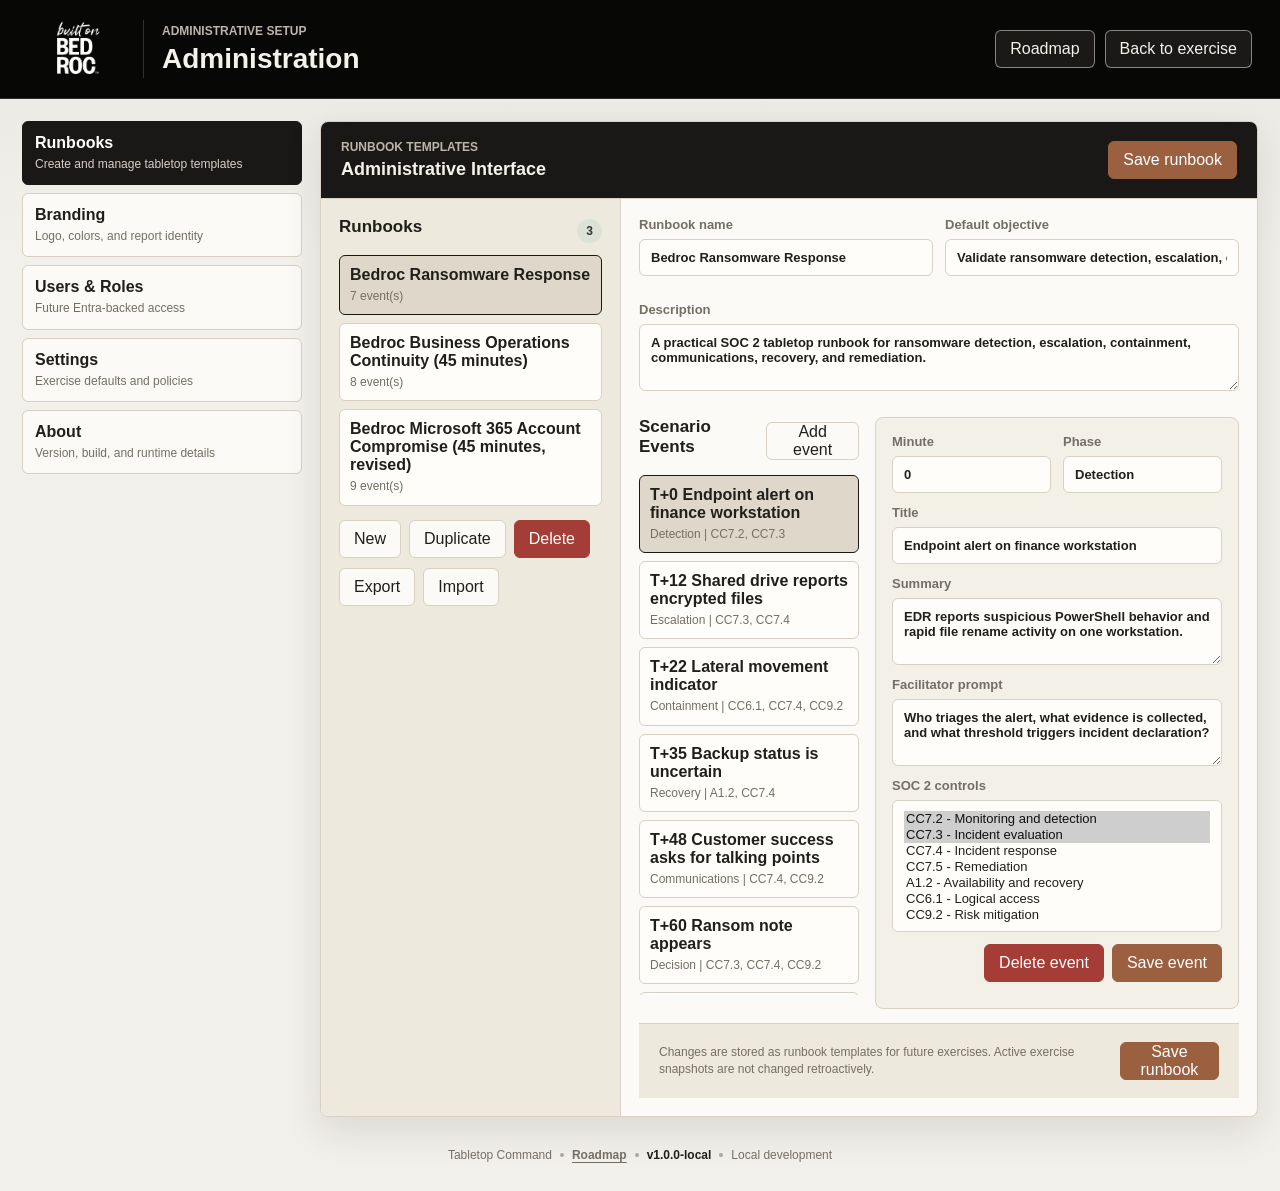
<file: outputs/admin.html>
<!doctype html>
<html lang="en">
  <head>
    <meta charset="utf-8" />
    <meta name="viewport" content="width=device-width, initial-scale=1" />
    <title>Administration | Tabletop Command</title>
    <link rel="icon" type="image/png" href="assets/bedroc-logo-grey2.png" />
    <link rel="stylesheet" href="styles.css" />
  </head>
  <body>
    <header class="app-header">
      <div class="brand-lockup">
        <img src="assets/built-on-white.png" alt="Bedroc" />
        <div>
          <p class="eyebrow">Administrative setup</p>
          <h1>Administration</h1>
        </div>
      </div>
      <div class="header-actions">
        <a href="roadmap.html" class="ghost header-link">Roadmap</a>
        <a href="index.html" class="ghost header-link">Back to exercise</a>
      </div>
    </header>

    <main class="admin-console">
      <aside class="admin-nav" aria-label="Admin sections">
        <button class="admin-nav-item active" data-admin-section="runbooks" type="button">
          <strong>Runbooks</strong>
          <span>Create and manage tabletop templates</span>
        </button>
        <button class="admin-nav-item" data-admin-section="branding" type="button">
          <strong>Branding</strong>
          <span>Logo, colors, and report identity</span>
        </button>
        <button class="admin-nav-item" data-admin-section="users" type="button">
          <strong>Users & Roles</strong>
          <span>Future Entra-backed access</span>
        </button>
        <button class="admin-nav-item" data-admin-section="settings" type="button">
          <strong>Settings</strong>
          <span>Exercise defaults and policies</span>
        </button>
        <button class="admin-nav-item" data-admin-section="about" type="button">
          <strong>About</strong>
          <span>Version, build, and runtime details</span>
        </button>
      </aside>

      <section class="admin-page-shell admin-section active" id="admin-section-runbooks" aria-labelledby="runbookAdminTitle">
        <header class="admin-page-header">
          <div>
            <p class="eyebrow">Runbook templates</p>
            <h2 id="runbookAdminTitle">Administrative Interface</h2>
          </div>
          <button id="saveRunbookTop" class="primary" type="button">Save runbook</button>
        </header>

        <div class="admin-layout">
          <aside class="admin-sidebar">
            <div class="panel-heading">
              <h3>Runbooks</h3>
              <span id="runbookCount" class="count">0</span>
            </div>
            <div id="adminRunbookList" class="admin-list"></div>
            <div class="admin-actions">
              <button id="newRunbook">New</button>
              <button id="duplicateRunbook">Duplicate</button>
              <button id="deleteRunbook" class="danger-button">Delete</button>
            </div>
            <div class="admin-actions">
              <button id="exportRunbook">Export</button>
              <button id="importRunbook">Import</button>
              <input id="importRunbookFile" class="file-input" type="file" accept="application/json,.json" />
            </div>
          </aside>

          <section class="admin-editor">
            <div class="form-grid two-column">
              <label>
                Runbook name
                <input id="adminRunbookName" type="text" />
              </label>
              <label>
                Default objective
                <input id="adminRunbookObjective" type="text" />
              </label>
            </div>
            <label>
              Description
              <textarea id="adminRunbookDescription" rows="3"></textarea>
            </label>

            <div class="event-editor-shell">
              <div>
                <div class="panel-heading">
                  <h3>Scenario Events</h3>
                  <button id="addRunbookEvent">Add event</button>
                </div>
                <div id="adminEventList" class="admin-list event-list"></div>
              </div>

              <form id="adminEventForm" class="event-form">
                <div class="form-grid two-column">
                  <label>
                    Minute
                    <input id="adminEventMinute" type="number" min="0" step="1" />
                  </label>
                  <label>
                    Phase
                    <input id="adminEventPhase" type="text" />
                  </label>
                </div>
                <label>
                  Title
                  <input id="adminEventTitle" type="text" />
                </label>
                <label>
                  Summary
                  <textarea id="adminEventSummary" rows="3"></textarea>
                </label>
                <label>
                  Facilitator prompt
                  <textarea id="adminEventPrompt" rows="3"></textarea>
                </label>
                <label>
                  SOC 2 controls
                  <select id="adminEventControls" multiple></select>
                </label>
                <div class="admin-actions right">
                  <button id="deleteRunbookEvent" class="danger-button" type="button">Delete event</button>
                  <button class="primary" type="submit">Save event</button>
                </div>
              </form>
            </div>

            <div class="admin-page-footer">
              <p id="runbookAdminNotice" class="helper-text"></p>
              <button id="saveRunbook" class="primary" type="button">Save runbook</button>
            </div>
          </section>
        </div>
      </section>

      <section class="admin-page-shell admin-section" id="admin-section-branding" hidden>
        <header class="admin-page-header">
          <div>
            <p class="eyebrow">Brand identity</p>
            <h2>Branding</h2>
          </div>
          <button id="saveBrandingSettingsTop" class="primary" type="button">Save branding</button>
        </header>
        <div class="admin-settings-panel">
          <div class="form-grid two-column">
            <label>
              Organization name
              <input id="organizationName" type="text" />
            </label>
            <label>
              Color palette
              <select id="colorPalette"></select>
            </label>
            <label>
              App header logo
              <input id="appLogoUpload" type="file" accept="image/png,image/jpeg,image/webp" />
            </label>
            <label>
              Report and timeline logo
              <input id="documentLogoUpload" type="file" accept="image/png,image/jpeg,image/webp" />
            </label>
            <label>
              Browser favicon
              <input id="faviconUpload" type="file" accept="image/png,image/jpeg,image/webp,image/x-icon,.ico" />
            </label>
          </div>
          <div id="palettePreview" class="palette-preview" aria-label="Selected color palette preview"></div>
          <div id="customPaletteFields" class="custom-palette-fields" hidden>
            <label>
              Page background
              <input id="customBg" type="color" />
            </label>
            <label>
              Surface
              <input id="customSurface" type="color" />
            </label>
            <label>
              Header
              <input id="customHeader" type="color" />
            </label>
            <label>
              Body text
              <input id="customText" type="color" />
            </label>
            <label>
              Primary action
              <input id="customPrimary" type="color" />
            </label>
            <label>
              Accent
              <input id="customAccent" type="color" />
            </label>
          </div>
          <div class="logo-preview-row">
            <div class="logo-preview-box">
              <img id="appLogoPreview" src="assets/built-on-white.png" alt="App header logo preview" />
            </div>
            <div>
              <h3>App header logo</h3>
              <p class="helper-text">Used in the splash page, sign-in screen, app header, and admin header.</p>
              <div class="admin-actions">
                <button id="resetAppLogo" type="button">Use default app logo</button>
              </div>
            </div>
          </div>
          <div class="logo-preview-row">
            <div class="logo-preview-box">
              <img id="documentLogoPreview" src="assets/bedroc-logo-grey.png" alt="Report and timeline logo preview" />
            </div>
            <div>
              <h3>Report and timeline logo</h3>
              <p class="helper-text">Used in generated reports and timeline PDFs.</p>
              <div class="admin-actions">
                <button id="resetDocumentLogo" type="button">Use default document logo</button>
              </div>
            </div>
          </div>
          <div class="logo-preview-row">
            <div class="logo-preview-box favicon-preview-box">
              <img id="faviconPreview" src="assets/bedroc-logo-grey2.png" alt="Browser favicon preview" />
            </div>
            <div>
              <h3>Browser favicon</h3>
              <p class="helper-text">Used in browser tabs and bookmarks for the exercise and admin pages.</p>
              <div class="admin-actions">
                <button id="resetFavicon" type="button">Use default favicon</button>
              </div>
            </div>
          </div>
          <div class="admin-page-footer inline-footer">
            <p id="brandingSettingsNotice" class="helper-text"></p>
            <button id="saveBrandingSettings" class="primary" type="button">Save branding</button>
          </div>
        </div>
      </section>

      <section class="admin-page-shell admin-section" id="admin-section-users" hidden>
        <header class="admin-page-header">
          <div>
            <p class="eyebrow">Access control</p>
            <h2>Users & Roles</h2>
          </div>
        </header>
        <div class="admin-placeholder">
          <h3>Entra role management</h3>
          <p>User and role management should be backed by Microsoft Entra ID or server-side authorization when this moves beyond a static MVP.</p>
          <ul>
            <li>Admin</li>
            <li>Facilitator</li>
            <li>Viewer/Auditor</li>
          </ul>
        </div>
      </section>

      <section class="admin-page-shell admin-section" id="admin-section-settings" hidden>
        <header class="admin-page-header">
          <div>
            <p class="eyebrow">Application defaults</p>
            <h2>Settings</h2>
          </div>
          <button id="saveExerciseSettingsTop" class="primary" type="button">Save settings</button>
        </header>
        <div class="admin-settings-panel">
          <label class="checkbox-row">
            <input id="requireEvidenceBeforeCompletion" type="checkbox" />
            <span>
              <strong>Require evidence before completion</strong>
              <small>Each scenario event must have at least one participant-entered evidence entry before the exercise can be completed.</small>
            </span>
          </label>
          <div class="settings-card">
            <h3>Control coverage scoring</h3>
            <p class="helper-text">Set how much each activity contributes to the Control Coverage bars. Scores are capped at 100%.</p>
            <div class="form-grid two-column">
              <label>
                % per revealed scenario event
                <input id="coverageEventWeight" type="number" min="0" max="100" step="1" />
              </label>
              <label>
                % per evidence item
                <input id="coverageEvidenceWeight" type="number" min="0" max="100" step="1" />
              </label>
            </div>
          </div>
          <div class="admin-page-footer inline-footer">
            <p id="exerciseSettingsNotice" class="helper-text"></p>
            <button id="saveExerciseSettings" class="primary" type="button">Save settings</button>
          </div>
        </div>
      </section>

      <section class="admin-page-shell admin-section" id="admin-section-about" hidden>
        <header class="admin-page-header">
          <div>
            <p class="eyebrow">Application details</p>
            <h2>About Tabletop Command</h2>
          </div>
        </header>
        <div class="admin-settings-panel">
          <div class="about-grid">
            <div>
              <span>Version</span>
              <strong id="aboutVersion">v1.0.0-local</strong>
            </div>
            <div>
              <span>Build number</span>
              <strong id="aboutBuildNumber">local</strong>
            </div>
            <div>
              <span>Build date</span>
              <strong id="aboutBuildDate">Local development</strong>
            </div>
            <div>
              <span>Commit</span>
              <strong id="aboutCommit">local</strong>
            </div>
            <div>
              <span>Runtime</span>
              <strong id="aboutRuntime">Local file mode</strong>
            </div>
            <div>
              <span>Storage</span>
              <strong>Browser local storage</strong>
            </div>
          </div>
          <div class="admin-placeholder about-notes">
            <h3>Deployment</h3>
            <p>GitHub Actions generates build metadata during Azure Static Web Apps deployment. Local file mode uses the checked-in fallback build info.</p>
          </div>
        </div>
      </section>
    </main>

    <footer class="site-footer">
      <span>Tabletop Command</span>
      <span><a href="roadmap.html">Roadmap</a></span>
      <span id="footerBuildVersion">v1.0.0-local</span>
      <span id="footerBuildDate">Local development</span>
    </footer>

    <script src="build-info.js"></script>
    <script src="admin.js"></script>
  </body>
</html>
</file>
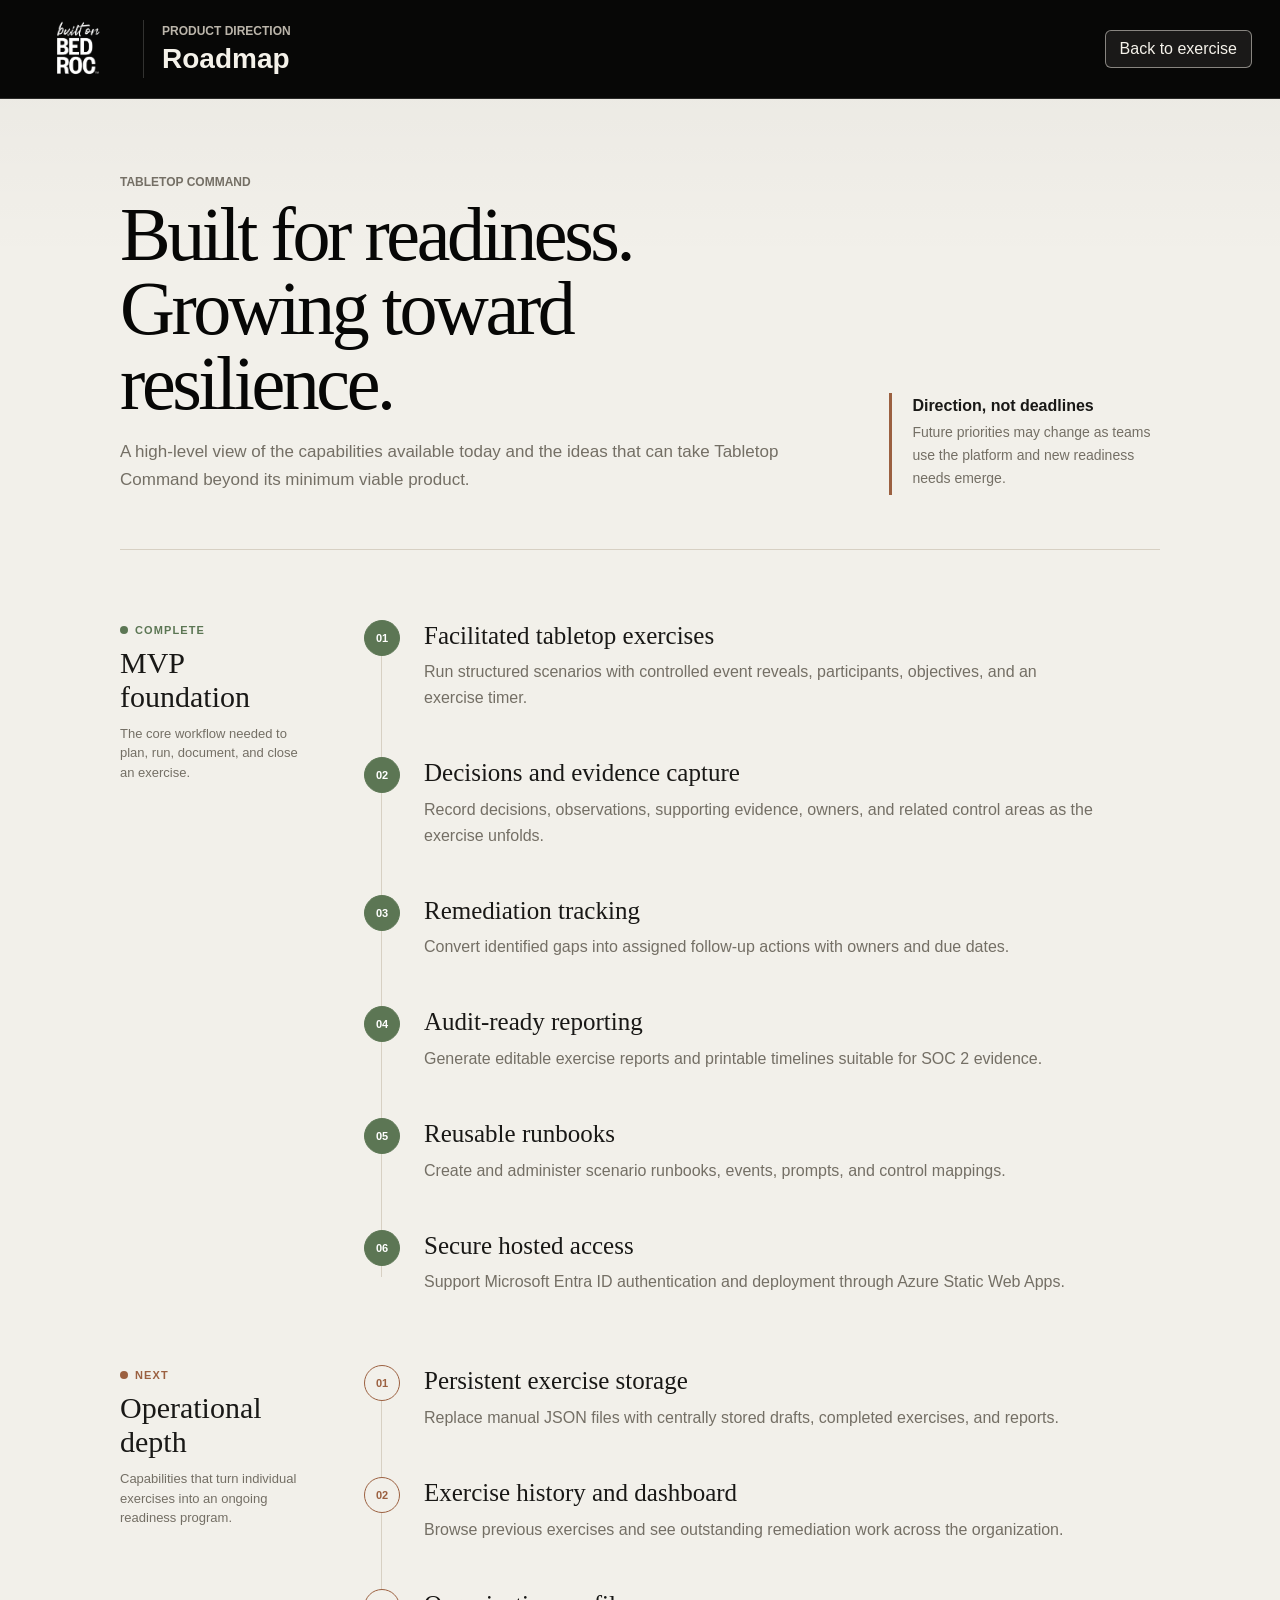
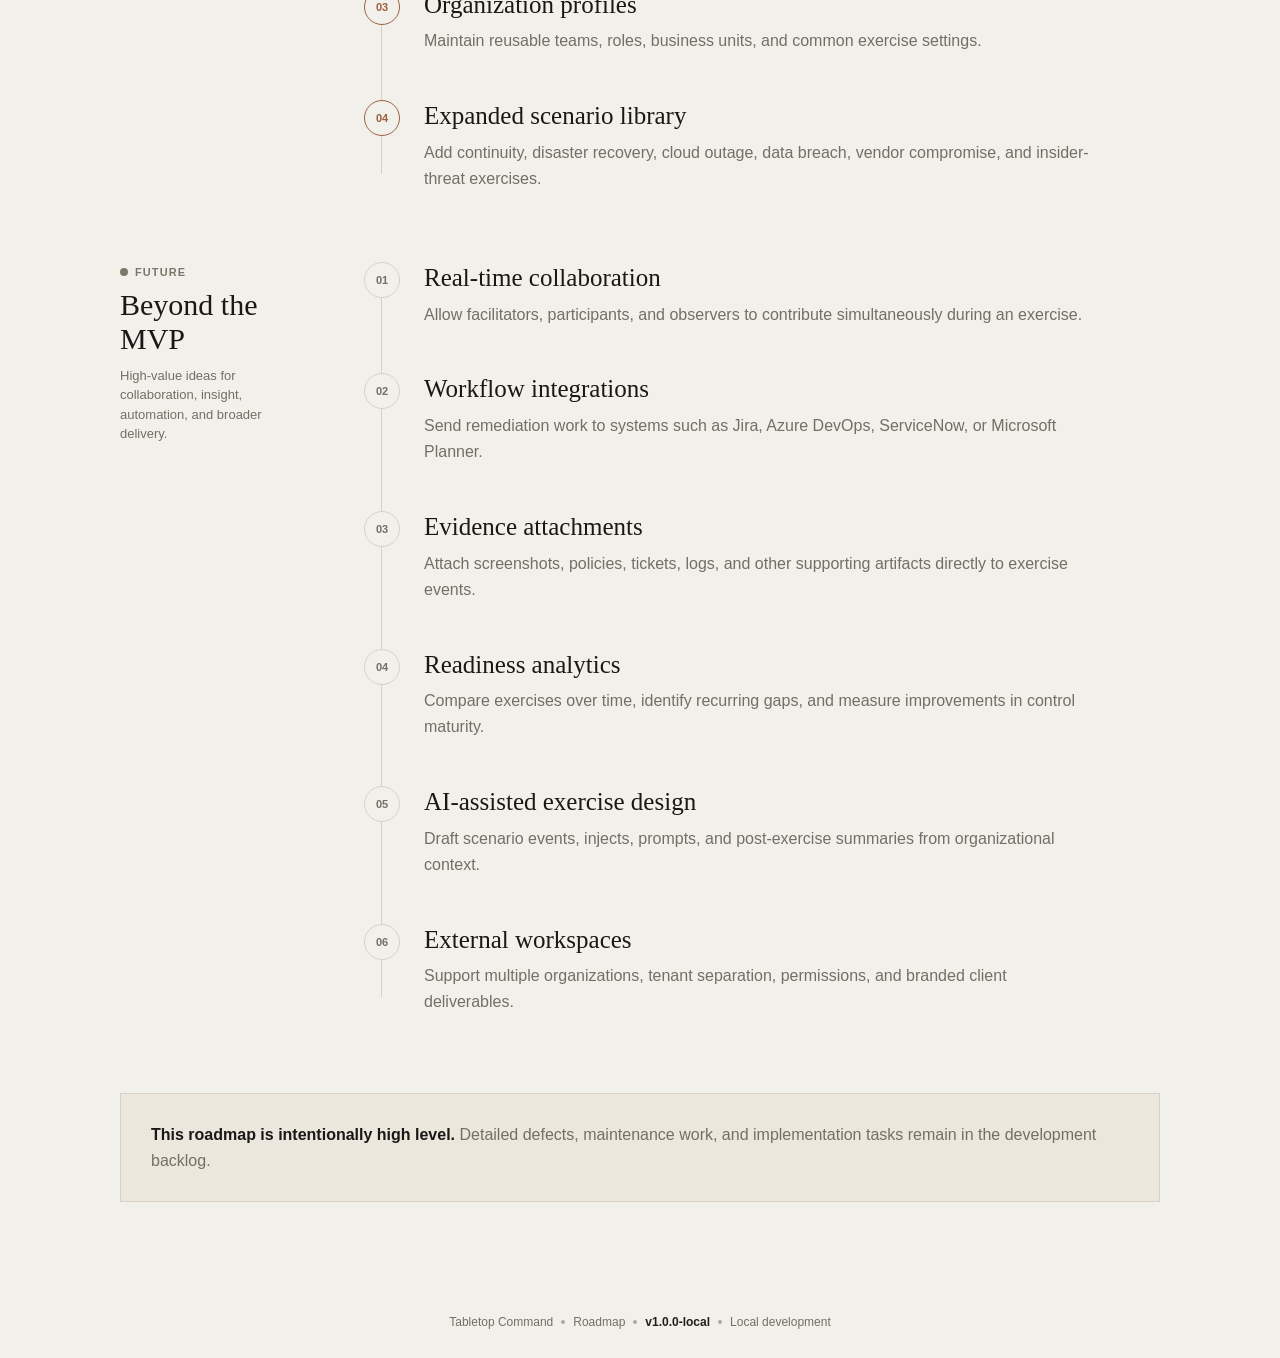
<file: outputs/roadmap.html>
<!doctype html>
<html lang="en">
  <head>
    <meta charset="utf-8" />
    <meta name="viewport" content="width=device-width, initial-scale=1" />
    <meta name="description" content="See what Tabletop Command supports today and the capabilities planned beyond the MVP." />
    <title>Roadmap | Tabletop Command</title>
    <link rel="icon" type="image/png" href="assets/bedroc-logo-grey2.png" />
    <link rel="stylesheet" href="styles.css" />
  </head>
  <body class="roadmap-page">
    <header class="app-header roadmap-header">
      <div class="brand-lockup">
        <img src="assets/built-on-white.png" alt="Bedroc" />
        <div>
          <p class="eyebrow">Product direction</p>
          <h1>Roadmap</h1>
        </div>
      </div>
      <div class="header-actions">
        <a href="index.html" class="ghost header-link">Back to exercise</a>
      </div>
    </header>

    <main class="roadmap-main">
      <section class="roadmap-intro" aria-labelledby="roadmapTitle">
        <div>
          <p class="eyebrow">Tabletop Command</p>
          <h2 id="roadmapTitle">Built for readiness. Growing toward resilience.</h2>
          <p class="roadmap-lede">A high-level view of the capabilities available today and the ideas that can take Tabletop Command beyond its minimum viable product.</p>
        </div>
        <aside class="roadmap-note">
          <strong>Direction, not deadlines</strong>
          <p>Future priorities may change as teams use the platform and new readiness needs emerge.</p>
        </aside>
      </section>

      <section class="roadmap-group" aria-labelledby="completeTitle">
        <header class="roadmap-group-heading">
          <span class="roadmap-status complete">Complete</span>
          <h2 id="completeTitle">MVP foundation</h2>
          <p>The core workflow needed to plan, run, document, and close an exercise.</p>
        </header>
        <ol class="roadmap-list complete">
          <li class="roadmap-item"><span class="roadmap-marker" aria-hidden="true"></span><div class="roadmap-content"><h3>Facilitated tabletop exercises</h3><p>Run structured scenarios with controlled event reveals, participants, objectives, and an exercise timer.</p></div></li>
          <li class="roadmap-item"><span class="roadmap-marker" aria-hidden="true"></span><div class="roadmap-content"><h3>Decisions and evidence capture</h3><p>Record decisions, observations, supporting evidence, owners, and related control areas as the exercise unfolds.</p></div></li>
          <li class="roadmap-item"><span class="roadmap-marker" aria-hidden="true"></span><div class="roadmap-content"><h3>Remediation tracking</h3><p>Convert identified gaps into assigned follow-up actions with owners and due dates.</p></div></li>
          <li class="roadmap-item"><span class="roadmap-marker" aria-hidden="true"></span><div class="roadmap-content"><h3>Audit-ready reporting</h3><p>Generate editable exercise reports and printable timelines suitable for SOC 2 evidence.</p></div></li>
          <li class="roadmap-item"><span class="roadmap-marker" aria-hidden="true"></span><div class="roadmap-content"><h3>Reusable runbooks</h3><p>Create and administer scenario runbooks, events, prompts, and control mappings.</p></div></li>
          <li class="roadmap-item"><span class="roadmap-marker" aria-hidden="true"></span><div class="roadmap-content"><h3>Secure hosted access</h3><p>Support Microsoft Entra ID authentication and deployment through Azure Static Web Apps.</p></div></li>
        </ol>
      </section>

      <section class="roadmap-group" aria-labelledby="nextTitle">
        <header class="roadmap-group-heading">
          <span class="roadmap-status next">Next</span>
          <h2 id="nextTitle">Operational depth</h2>
          <p>Capabilities that turn individual exercises into an ongoing readiness program.</p>
        </header>
        <ol class="roadmap-list next">
          <li class="roadmap-item"><span class="roadmap-marker" aria-hidden="true"></span><div class="roadmap-content"><h3>Persistent exercise storage</h3><p>Replace manual JSON files with centrally stored drafts, completed exercises, and reports.</p></div></li>
          <li class="roadmap-item"><span class="roadmap-marker" aria-hidden="true"></span><div class="roadmap-content"><h3>Exercise history and dashboard</h3><p>Browse previous exercises and see outstanding remediation work across the organization.</p></div></li>
          <li class="roadmap-item"><span class="roadmap-marker" aria-hidden="true"></span><div class="roadmap-content"><h3>Organization profiles</h3><p>Maintain reusable teams, roles, business units, and common exercise settings.</p></div></li>
          <li class="roadmap-item"><span class="roadmap-marker" aria-hidden="true"></span><div class="roadmap-content"><h3>Expanded scenario library</h3><p>Add continuity, disaster recovery, cloud outage, data breach, vendor compromise, and insider-threat exercises.</p></div></li>
        </ol>
      </section>

      <section class="roadmap-group" aria-labelledby="futureTitle">
        <header class="roadmap-group-heading">
          <span class="roadmap-status">Future</span>
          <h2 id="futureTitle">Beyond the MVP</h2>
          <p>High-value ideas for collaboration, insight, automation, and broader delivery.</p>
        </header>
        <ol class="roadmap-list">
          <li class="roadmap-item"><span class="roadmap-marker" aria-hidden="true"></span><div class="roadmap-content"><h3>Real-time collaboration</h3><p>Allow facilitators, participants, and observers to contribute simultaneously during an exercise.</p></div></li>
          <li class="roadmap-item"><span class="roadmap-marker" aria-hidden="true"></span><div class="roadmap-content"><h3>Workflow integrations</h3><p>Send remediation work to systems such as Jira, Azure DevOps, ServiceNow, or Microsoft Planner.</p></div></li>
          <li class="roadmap-item"><span class="roadmap-marker" aria-hidden="true"></span><div class="roadmap-content"><h3>Evidence attachments</h3><p>Attach screenshots, policies, tickets, logs, and other supporting artifacts directly to exercise events.</p></div></li>
          <li class="roadmap-item"><span class="roadmap-marker" aria-hidden="true"></span><div class="roadmap-content"><h3>Readiness analytics</h3><p>Compare exercises over time, identify recurring gaps, and measure improvements in control maturity.</p></div></li>
          <li class="roadmap-item"><span class="roadmap-marker" aria-hidden="true"></span><div class="roadmap-content"><h3>AI-assisted exercise design</h3><p>Draft scenario events, injects, prompts, and post-exercise summaries from organizational context.</p></div></li>
          <li class="roadmap-item"><span class="roadmap-marker" aria-hidden="true"></span><div class="roadmap-content"><h3>External workspaces</h3><p>Support multiple organizations, tenant separation, permissions, and branded client deliverables.</p></div></li>
        </ol>
      </section>

      <p class="roadmap-closing"><strong>This roadmap is intentionally high level.</strong> Detailed defects, maintenance work, and implementation tasks remain in the development backlog.</p>
    </main>

    <footer class="site-footer">
      <span>Tabletop Command</span>
      <span>Roadmap</span>
      <span id="footerBuildVersion">v1.0.0-local</span>
      <span id="footerBuildDate">Local development</span>
    </footer>

    <script src="build-info.js"></script>
    <script src="roadmap.js"></script>
  </body>
</html>
</file>
<file: outputs/styles.css>
:root {
  --bg: #f2f0ea;
  --surface: #fbfaf6;
  --surface-strong: #ebe7dd;
  --ink: #070706;
  --charcoal: #191816;
  --text: #201f1c;
  --muted: #746f65;
  --stone: #7c766a;
  --line: #d7d0c3;
  --accent: #737f6f;
  --accent-strong: #545f50;
  --rust: #9b6040;
  --gold: #b98a45;
  --warn: #9b6040;
  --risk: #a33d36;
  --ok: #5c7654;
  --shadow: 0 14px 38px rgba(25, 24, 22, 0.11);
}

* {
  box-sizing: border-box;
}

[hidden] {
  display: none !important;
}

body {
  margin: 0;
  min-height: 100vh;
  color: var(--text);
  background:
    linear-gradient(180deg, rgba(7, 7, 6, 0.04), rgba(7, 7, 6, 0) 260px),
    var(--bg);
  font-family: Arial, Helvetica, sans-serif;
}

button,
input,
select,
textarea {
  font: inherit;
}

button {
  min-height: 38px;
  border: 1px solid var(--line);
  border-radius: 6px;
  padding: 0 14px;
  color: var(--text);
  background: var(--surface);
  cursor: pointer;
}

.header-link {
  display: inline-flex;
  align-items: center;
  justify-content: center;
  min-height: 38px;
  border: 1px solid var(--line);
  border-radius: 6px;
  padding: 0 14px;
  color: inherit;
  text-decoration: none;
}

button:hover {
  border-color: var(--accent);
}

.header-link:hover {
  border-color: var(--accent);
}

button:disabled {
  cursor: not-allowed;
  opacity: 0.55;
}

.primary {
  border-color: var(--rust);
  color: #fff;
  background: var(--rust);
}

.primary:hover {
  border-color: #814d34;
  background: #814d34;
}

.ghost {
  background: transparent;
}

.app-header .ghost {
  border-color: rgba(245, 242, 234, 0.5);
  color: #f5f2ea;
  background: rgba(245, 242, 234, 0.08);
}

.app-header .ghost:hover {
  border-color: #f5f2ea;
  background: rgba(245, 242, 234, 0.16);
}

.full {
  width: 100%;
}

.file-input {
  display: none;
}

.icon-button {
  min-width: 38px;
  padding: 0 11px;
  line-height: 1;
}

.icon-button svg {
  display: block;
  width: 19px;
  height: 19px;
  fill: none;
  stroke: currentColor;
  stroke-linecap: round;
  stroke-linejoin: round;
  stroke-width: 1.8;
}

.danger-button {
  color: #fff;
  border-color: var(--risk);
  background: var(--risk);
}

.danger-button:hover {
  border-color: #842d27;
  background: #842d27;
}

.splash-page {
  position: relative;
  display: grid;
  min-height: 100vh;
  overflow: hidden;
  color: #f7f3eb;
  background: var(--ink);
}

.splash-page[hidden] {
  display: none;
}

.splash-backdrop {
  position: absolute;
  inset: 0;
  background: var(--ink);
}

.splash-backdrop::after {
  content: "";
  position: absolute;
  inset: 0;
  background:
    repeating-linear-gradient(0deg, rgba(255, 255, 255, 0.035) 0 1px, transparent 1px 38px),
    repeating-linear-gradient(90deg, rgba(255, 255, 255, 0.03) 0 1px, transparent 1px 38px);
}

.splash-signal-grid {
  position: absolute;
  right: clamp(24px, 6vw, 86px);
  top: 18%;
  z-index: 1;
  display: grid;
  grid-template-columns: repeat(3, 116px);
  gap: 14px;
  opacity: 0.64;
  transform: rotate(-8deg);
}

.splash-signal-grid span {
  height: 76px;
  border: 1px solid rgba(251, 250, 246, 0.14);
  border-radius: 8px;
  background: rgba(251, 250, 246, 0.06);
  box-shadow: inset 0 0 0 1px rgba(251, 250, 246, 0.04);
}

.splash-signal-grid span:nth-child(2),
.splash-signal-grid span:nth-child(5),
.splash-signal-grid span:nth-child(9) {
  background: rgba(185, 138, 69, 0.16);
}

.splash-nav {
  position: relative;
  z-index: 2;
  display: flex;
  align-items: center;
  justify-content: space-between;
  gap: 18px;
  padding: 24px clamp(22px, 5vw, 64px);
}

.splash-nav img {
  width: 138px;
  height: 64px;
  object-fit: contain;
}

.splash-version {
  display: inline-flex;
  align-items: center;
  gap: 8px;
  border: 1px solid rgba(245, 242, 234, 0.22);
  border-radius: 999px;
  padding: 7px 11px;
  color: #bbb5aa;
  background: rgba(245, 242, 234, 0.06);
  font-size: 11px;
  font-weight: 700;
  letter-spacing: 0.04em;
}

.splash-version strong {
  color: #fffaf2;
  font-size: 12px;
}

.splash-hero {
  position: relative;
  z-index: 2;
  display: grid;
  grid-template-columns: minmax(0, 1fr) minmax(360px, 520px);
  gap: clamp(28px, 6vw, 76px);
  align-items: center;
  width: min(1180px, calc(100% - 44px));
  margin: 0 auto;
  padding: 38px 0 42px;
}

.splash-copy {
  max-width: 700px;
}

.splash-copy .eyebrow {
  color: #d9cbbd;
}

.splash-copy h1 {
  max-width: 760px;
  margin: 0 0 22px;
  color: #fffaf2;
  font-size: clamp(44px, 7vw, 86px);
  line-height: 0.96;
}

.splash-lede {
  max-width: 650px;
  margin: 0;
  color: #ded7ca;
  font-size: 19px;
  line-height: 1.55;
}

.splash-actions {
  display: flex;
  flex-wrap: wrap;
  gap: 12px;
  margin-top: 30px;
}

.splash-primary {
  min-height: 46px;
  padding: 0 22px;
}

.splash-actions .header-link {
  min-height: 46px;
  border-color: rgba(245, 242, 234, 0.5);
  padding: 0 22px;
  color: #f5f2ea;
  background: rgba(245, 242, 234, 0.08);
}

.splash-actions .header-link:hover {
  border-color: #f5f2ea;
  background: rgba(245, 242, 234, 0.16);
}

.splash-command-preview {
  display: grid;
  gap: 14px;
  border: 1px solid rgba(251, 250, 246, 0.2);
  border-radius: 8px;
  padding: 18px;
  background: rgba(251, 250, 246, 0.1);
  box-shadow: 0 32px 90px rgba(0, 0, 0, 0.32);
  backdrop-filter: blur(18px);
}

.preview-topline,
.preview-status-row,
.preview-evidence {
  display: flex;
  justify-content: space-between;
  gap: 14px;
}

.preview-topline {
  align-items: center;
  border-bottom: 1px solid rgba(251, 250, 246, 0.16);
  padding-bottom: 14px;
}

.preview-topline span,
.preview-status-row span,
.preview-event span,
.preview-evidence span {
  display: block;
  color: #c8c0b4;
  font-size: 12px;
  text-transform: uppercase;
}

.preview-topline strong {
  color: #fff;
  font-size: 26px;
}

.preview-status-row {
  display: grid;
  grid-template-columns: 1fr 0.55fr;
}

.preview-status-row div,
.preview-evidence {
  border: 1px solid rgba(251, 250, 246, 0.14);
  border-radius: 8px;
  padding: 12px;
  background: rgba(7, 7, 6, 0.24);
}

.preview-status-row strong,
.preview-evidence strong,
.preview-event strong {
  display: block;
  margin-top: 4px;
  color: #fffaf2;
}

.preview-timeline {
  display: grid;
  gap: 10px;
}

.preview-event {
  position: relative;
  border-left: 3px solid rgba(251, 250, 246, 0.22);
  border-radius: 0 8px 8px 0;
  padding: 12px 12px 12px 14px;
  background: rgba(7, 7, 6, 0.2);
}

.preview-event.complete {
  border-left-color: var(--ok);
}

.preview-event.active {
  border-left-color: var(--gold);
  background: rgba(185, 138, 69, 0.14);
}

.splash-proof {
  position: relative;
  z-index: 2;
  display: grid;
  grid-template-columns: repeat(3, minmax(0, 1fr));
  gap: 1px;
  align-self: end;
  width: min(1180px, calc(100% - 44px));
  margin: 0 auto 28px;
  overflow: hidden;
  border: 1px solid rgba(251, 250, 246, 0.16);
  border-radius: 8px;
  background: rgba(251, 250, 246, 0.16);
}

.splash-proof div {
  padding: 16px;
  background: rgba(7, 7, 6, 0.42);
}

.splash-proof strong,
.splash-proof span {
  display: block;
}

.splash-proof span {
  margin-top: 5px;
  color: #cfc8ba;
  font-size: 13px;
}

.app-header {
  display: flex;
  align-items: center;
  justify-content: space-between;
  gap: 20px;
  padding: 20px 28px;
  border-bottom: 1px solid rgba(251, 250, 246, 0.14);
  color: #f5f2ea;
  background: var(--ink);
}

.auth-gate {
  position: fixed;
  inset: 0;
  z-index: 20;
  display: grid;
  place-items: center;
  padding: 24px;
  background: var(--ink);
}

.auth-gate[hidden] {
  display: none;
}

.auth-card {
  width: min(430px, 100%);
  border: 1px solid rgba(251, 250, 246, 0.18);
  border-radius: 8px;
  padding: 28px;
  color: #f5f2ea;
  background: #151411;
  box-shadow: 0 30px 70px rgba(0, 0, 0, 0.45);
}

.auth-card img {
  width: 150px;
  height: 76px;
  object-fit: contain;
  margin-bottom: 18px;
}

.auth-card .eyebrow,
.auth-card .helper-text {
  color: #bbb5aa;
}

.auth-card h1 {
  margin-bottom: 12px;
}

.auth-card p {
  color: #d8d0c2;
  line-height: 1.5;
}

.microsoft-sign-in {
  display: inline-flex;
  align-items: center;
  justify-content: center;
  gap: 12px;
  width: 100%;
  min-height: 48px;
  margin-top: 6px;
  border-color: #f5f2ea;
  color: #201f1c;
  background: #fff;
  font-weight: 700;
}

.microsoft-sign-in:hover {
  border-color: #d8d0c2;
  background: #f5f2ea;
}

.microsoft-sign-in:disabled {
  opacity: 0.82;
}

.microsoft-mark {
  display: grid;
  grid-template-columns: repeat(2, 10px);
  gap: 2px;
}

.microsoft-mark span {
  width: 10px;
  height: 10px;
}

.microsoft-mark span:nth-child(1) {
  background: #f25022;
}

.microsoft-mark span:nth-child(2) {
  background: #7fba00;
}

.microsoft-mark span:nth-child(3) {
  background: #00a4ef;
}

.microsoft-mark span:nth-child(4) {
  background: #ffb900;
}

.brand-lockup {
  display: flex;
  align-items: center;
  gap: 18px;
  min-width: 0;
}

.brand-lockup img {
  width: 116px;
  height: 58px;
  object-fit: contain;
  border-right: 1px solid rgba(251, 250, 246, 0.18);
  padding-right: 18px;
}

h1,
h2,
h3,
p {
  margin-top: 0;
}

h1 {
  margin-bottom: 0;
  font-size: 28px;
}

h2 {
  margin-bottom: 14px;
  font-size: 18px;
}

h3 {
  margin-bottom: 8px;
  font-size: 17px;
}

.eyebrow {
  margin-bottom: 5px;
  color: var(--muted);
  font-size: 12px;
  font-weight: 700;
  letter-spacing: 0;
  text-transform: uppercase;
}

.app-header .eyebrow {
  color: #bbb5aa;
}

.header-actions {
  display: flex;
  align-items: center;
  gap: 10px;
}

.header-menu-button {
  display: none;
}

.header-menu-button span {
  display: block;
  width: 18px;
  height: 2px;
  border-radius: 999px;
  background: currentColor;
}

.menu-text {
  display: none;
}

.report-actions {
  display: flex;
  flex-wrap: wrap;
  gap: 10px;
}

.editor-toolbar {
  display: flex;
  flex-wrap: wrap;
  gap: 8px;
  border: 1px solid var(--line);
  border-radius: 8px 8px 0 0;
  padding: 10px;
  background: #eee9dd;
}

.editor-toolbar select,
.editor-toolbar button {
  width: auto;
  min-height: 34px;
}

.user-badge {
  display: flex;
  align-items: center;
  gap: 8px;
  border-right: 1px solid rgba(245, 242, 234, 0.18);
  padding-right: 10px;
}

.user-badge[hidden] {
  display: none;
}

.user-badge span {
  max-width: 180px;
  overflow: hidden;
  color: #d8d0c2;
  font-size: 12px;
  font-weight: 700;
  text-overflow: ellipsis;
  white-space: nowrap;
}

.menu-version {
  display: none;
}

.site-footer {
  display: flex;
  align-items: center;
  justify-content: center;
  flex-wrap: wrap;
  gap: 8px;
  width: min(1180px, calc(100% - 44px));
  margin: 0 auto;
  padding: 4px 22px 24px;
  color: var(--muted);
  font-size: 12px;
}

.site-footer span {
  display: inline-flex;
  align-items: center;
  min-height: 24px;
}

.site-footer span + span::before {
  content: "";
  width: 4px;
  height: 4px;
  margin-right: 8px;
  border-radius: 50%;
  background: var(--stone);
  opacity: 0.58;
}

.site-footer a {
  color: inherit;
  font-weight: 700;
  text-underline-offset: 3px;
}

.site-footer a:hover {
  color: var(--text);
}

#footerBuildVersion {
  color: var(--text);
  font-weight: 800;
}

.layout {
  display: grid;
  grid-template-columns: 360px minmax(0, 1fr);
  gap: 22px;
  padding: 22px;
  transition: grid-template-columns 180ms ease;
}

.layout.sidebar-collapsed {
  grid-template-columns: 52px minmax(0, 1fr);
}

.roadmap-page {
  min-height: 100vh;
}

.roadmap-header {
  position: static;
}

.roadmap-main {
  width: min(1040px, calc(100% - 44px));
  margin: 0 auto;
  padding: 76px 0 88px;
}

.roadmap-intro {
  display: grid;
  grid-template-columns: minmax(0, 1.45fr) minmax(260px, 0.55fr);
  gap: 56px;
  align-items: end;
  border-bottom: 1px solid var(--line);
  padding-bottom: 54px;
}

.roadmap-intro h2 {
  max-width: 760px;
  margin: 8px 0 18px;
  color: var(--ink);
  font-family: Georgia, "Times New Roman", serif;
  font-size: clamp(42px, 7vw, 76px);
  font-weight: 500;
  letter-spacing: -0.045em;
  line-height: 0.98;
}

.roadmap-lede,
.roadmap-note p {
  color: var(--muted);
  line-height: 1.65;
}

.roadmap-lede {
  max-width: 690px;
  margin: 0;
  font-size: 17px;
}

.roadmap-note {
  border-left: 3px solid var(--rust);
  padding: 4px 0 4px 20px;
}

.roadmap-note strong {
  display: block;
  margin-bottom: 6px;
  color: var(--charcoal);
}

.roadmap-note p {
  margin: 0;
  font-size: 14px;
}

.roadmap-group {
  display: grid;
  grid-template-columns: 190px minmax(0, 1fr);
  gap: 54px;
  padding-top: 70px;
}

.roadmap-group-heading {
  align-self: start;
  position: sticky;
  top: 24px;
}

.roadmap-group-heading h2 {
  margin: 8px 0 10px;
  color: var(--charcoal);
  font-family: Georgia, "Times New Roman", serif;
  font-size: 30px;
  font-weight: 500;
}

.roadmap-group-heading p {
  margin: 0;
  color: var(--muted);
  font-size: 13px;
  line-height: 1.5;
}

.roadmap-status {
  display: inline-flex;
  align-items: center;
  gap: 7px;
  color: var(--stone);
  font-size: 11px;
  font-weight: 800;
  letter-spacing: 0.1em;
  text-transform: uppercase;
}

.roadmap-status::before {
  content: "";
  width: 8px;
  height: 8px;
  border-radius: 50%;
  background: currentColor;
}

.roadmap-status.complete {
  color: var(--ok);
}

.roadmap-status.next {
  color: var(--rust);
}

.roadmap-list {
  position: relative;
  display: grid;
  gap: 0;
  margin: 0;
  padding: 0;
  list-style: none;
  counter-reset: roadmap-item;
}

.roadmap-list::before {
  content: "";
  position: absolute;
  top: 18px;
  bottom: 18px;
  left: 17px;
  width: 1px;
  background: var(--line);
}

.roadmap-item {
  counter-increment: roadmap-item;
  position: relative;
  display: grid;
  grid-template-columns: 36px minmax(0, 1fr);
  gap: 24px;
  padding-bottom: 46px;
}

.roadmap-item:last-child {
  padding-bottom: 0;
}

.roadmap-marker {
  position: relative;
  z-index: 1;
  display: grid;
  place-items: center;
  width: 36px;
  height: 36px;
  border: 1px solid var(--line);
  border-radius: 50%;
  color: var(--muted);
  background: var(--bg);
  font-size: 11px;
  font-weight: 800;
}

.roadmap-marker::before {
  content: counter(roadmap-item, decimal-leading-zero);
}

.roadmap-list.complete .roadmap-marker {
  border-color: var(--ok);
  color: #fff;
  background: var(--ok);
}

.roadmap-list.next .roadmap-marker {
  border-color: var(--rust);
  color: var(--rust);
}

.roadmap-content {
  padding-top: 2px;
}

.roadmap-content h3 {
  margin: 0 0 9px;
  color: var(--charcoal);
  font-family: Georgia, "Times New Roman", serif;
  font-size: 25px;
  font-weight: 500;
  line-height: 1.15;
}

.roadmap-content p {
  max-width: 670px;
  margin: 0;
  color: var(--muted);
  line-height: 1.62;
}

.roadmap-closing {
  margin-top: 78px;
  border: 1px solid var(--line);
  padding: 28px 30px;
  color: var(--muted);
  background: var(--surface-strong);
  line-height: 1.6;
}

.roadmap-closing strong {
  color: var(--charcoal);
}

.side-panel,
.exercise-board {
  min-width: 0;
}

.side-panel {
  align-content: start;
}

.sidebar-content {
  display: grid;
  gap: 16px;
}

.sidebar-content[hidden] {
  display: none;
}

.sidebar-toggle-row {
  display: flex;
  justify-content: flex-end;
  margin-bottom: 10px;
}

.sidebar-toggle {
  display: inline-flex;
  align-items: center;
  justify-content: center;
  width: 40px;
  height: 40px;
  padding: 8px;
  color: var(--muted);
  background: var(--surface);
}

.sidebar-toggle:hover {
  color: var(--text);
}

.sidebar-toggle-icon {
  width: 18px;
  height: 18px;
  fill: none;
  stroke: currentColor;
  stroke-width: 1.75;
  stroke-linecap: round;
  stroke-linejoin: round;
}

.sidebar-toggle-chevron {
  transform-origin: center;
  transition: transform 180ms ease;
}

.sidebar-toggle[aria-expanded="false"] .sidebar-toggle-chevron {
  transform: rotate(180deg);
}

.sidebar-toggle-label {
  position: absolute;
  width: 1px;
  height: 1px;
  overflow: hidden;
  clip: rect(0 0 0 0);
  clip-path: inset(50%);
  white-space: nowrap;
}

.layout.sidebar-collapsed .sidebar-toggle-row {
  margin-bottom: 0;
}

.layout.sidebar-collapsed .sidebar-toggle {
  width: 100%;
  padding-inline: 6px;
}

@media (prefers-reduced-motion: reduce) {
  .layout {
    transition: none;
  }

  .sidebar-toggle-chevron {
    transition: none;
  }
}

.panel {
  padding: 18px;
  border: 1px solid var(--line);
  border-radius: 8px;
  background: var(--surface);
  box-shadow: var(--shadow);
}

.panel-heading,
.board-header,
.inject-topline,
.inject-actions {
  display: flex;
  align-items: center;
  justify-content: space-between;
  gap: 12px;
}

label {
  display: grid;
  gap: 7px;
  margin-bottom: 12px;
  color: var(--muted);
  font-size: 13px;
  font-weight: 700;
}

input,
select,
textarea {
  width: 100%;
  border: 1px solid var(--line);
  border-radius: 6px;
  padding: 10px 11px;
  color: var(--text);
  background: #fffdfa;
}

textarea {
  resize: vertical;
}

.status-pill,
.count,
.inject-phase,
.tag {
  display: inline-flex;
  align-items: center;
  min-height: 24px;
  border-radius: 999px;
  padding: 0 9px;
  color: #34382f;
  background: #dce2d8;
  font-size: 12px;
  font-weight: 700;
}

.inline-form {
  display: grid;
  grid-template-columns: 1fr 1fr auto auto;
  gap: 8px;
}

.compact-item {
  display: grid;
  grid-template-columns: minmax(0, 1fr) auto;
  gap: 10px;
  align-items: center;
}

.compact-list,
.coverage-list,
.log-list,
.action-list,
.inject-list {
  display: grid;
  gap: 10px;
  margin: 14px 0 0;
  padding: 0;
  list-style: none;
}

.compact-item,
.coverage-item,
.log-item,
.action-item {
  border: 1px solid var(--line);
  border-radius: 6px;
  padding: 10px;
  background: #f3f0e8;
}

.compact-item strong,
.log-item strong,
.action-item strong {
  display: block;
  margin-bottom: 4px;
}

.compact-item span,
.coverage-item span,
.log-item span,
.action-item span {
  color: var(--muted);
  font-size: 12px;
}

.helper-text {
  margin: -3px 0 12px;
  color: var(--muted);
  font-size: 12px;
  line-height: 1.4;
}

.completion-panel {
  display: grid;
  gap: 8px;
  margin-top: 12px;
  border: 1px solid var(--gold);
  border-radius: 8px;
  padding: 12px;
  background: #fbf1df;
}

.completion-panel span {
  color: var(--muted);
  font-size: 12px;
  line-height: 1.4;
}

.coverage-meter {
  height: 8px;
  margin-top: 8px;
  overflow: hidden;
  border-radius: 999px;
  background: #d8d2c5;
}

.coverage-meter div {
  height: 100%;
  background: var(--ok);
}

.exercise-board {
  border: 1px solid var(--line);
  border-radius: 8px;
  background: var(--surface);
  box-shadow: var(--shadow);
  overflow: hidden;
}

.tabs {
  display: flex;
  gap: 4px;
  padding: 12px;
  border-bottom: 1px solid var(--line);
  background: #e7e1d5;
}

.tab {
  min-width: 110px;
  background: transparent;
}

.tab.active {
  color: #fff;
  border-color: var(--charcoal);
  background: var(--charcoal);
}

.tab-panel {
  display: none;
  padding: 20px;
}

.tab-panel.active {
  display: block;
}

.board-header {
  margin-bottom: 16px;
}

.runbook-header-actions {
  display: flex;
  align-items: center;
  gap: 10px;
}

.timer-box {
  min-width: 116px;
  border: 1px solid var(--line);
  border-radius: 6px;
  padding: 10px 12px;
  background: #f0ece3;
  text-align: right;
}

.timer-box span {
  display: block;
  color: var(--muted);
  font-size: 12px;
}

.timer-box strong {
  font-size: 20px;
}

.scenario-progress {
  display: grid;
  gap: 12px;
  margin-bottom: 16px;
  border: 1px solid var(--line);
  border-radius: 8px;
  padding: 14px;
  background: #f3f0e8;
}

.progress-summary {
  display: flex;
  align-items: flex-end;
  justify-content: space-between;
  gap: 14px;
}

.progress-summary .eyebrow {
  margin-bottom: 3px;
}

.progress-summary strong {
  display: block;
  color: var(--charcoal);
  font-size: 18px;
}

.progress-summary span {
  max-width: 52%;
  color: var(--muted);
  font-size: 13px;
  font-weight: 700;
  line-height: 1.35;
  text-align: right;
}

.progress-track {
  height: 9px;
  overflow: hidden;
  border-radius: 999px;
  background: #d8d2c5;
}

.progress-track span {
  display: block;
  height: 100%;
  border-radius: inherit;
  background: linear-gradient(90deg, var(--accent), var(--rust));
  transition: width 220ms ease;
}

.progress-steps {
  display: grid;
  grid-template-columns: repeat(auto-fit, minmax(108px, 1fr));
  gap: 8px;
  margin: 0;
  padding: 0;
  list-style: none;
}

.progress-step {
  display: flex;
  align-items: center;
  gap: 8px;
  min-width: 0;
  border: 1px solid var(--line);
  border-radius: 8px;
  padding: 9px;
  background: #fffdfa;
}

.progress-step.complete {
  border-color: rgba(92, 118, 84, 0.45);
  background: #edf2e9;
}

.progress-step.current {
  border-color: var(--rust);
  box-shadow: inset 0 0 0 1px rgba(155, 96, 64, 0.18);
}

.progress-dot {
  position: relative;
  display: inline-grid;
  flex: 0 0 auto;
  place-items: center;
  width: 28px;
  height: 28px;
  border-radius: 50%;
  color: var(--muted);
  background: #e2ddd1;
  font-size: 12px;
  font-weight: 800;
}

.progress-step.complete .progress-dot {
  color: #fff;
  background: var(--ok);
}

.progress-step.current .progress-dot {
  color: #fff;
  background: var(--rust);
}

.progress-step.current .progress-dot::after {
  content: "";
  position: absolute;
  inset: -2px;
  border: 2px solid var(--rust);
  border-radius: inherit;
  pointer-events: none;
  animation: current-indicator-pulse 2s ease-out infinite;
}

.progress-step-text {
  display: grid;
  gap: 2px;
  min-width: 0;
}

.progress-step-text strong,
.progress-step-text small {
  overflow: hidden;
  text-overflow: ellipsis;
  white-space: nowrap;
}

.progress-step-text strong {
  color: var(--text);
  font-size: 13px;
}

.progress-step-text small {
  color: var(--muted);
  font-size: 11px;
  font-weight: 700;
}

.inject-card {
  border: 1px solid var(--line);
  border-radius: 8px;
  padding: 16px;
  background: #fffdfa;
}

.inject-card.revealed {
  border-left: 5px solid var(--rust);
}

.inject-card.current {
  border-color: var(--rust);
  box-shadow: 0 0 0 2px rgba(155, 96, 64, 0.12);
}

.inject-current-label {
  margin-right: auto;
  border-radius: 999px;
  padding: 4px 8px;
  color: #fff;
  background: var(--rust);
  font-size: 11px;
  font-weight: 800;
  letter-spacing: 0.02em;
}

.inject-card h3 {
  margin-top: 12px;
}

.inject-time {
  color: var(--muted);
  font-size: 13px;
  font-weight: 700;
}

.inject-summary {
  color: var(--muted);
  line-height: 1.45;
}

.prompt-box {
  margin: 12px 0;
  border-left: 3px solid var(--gold);
  padding: 10px 12px;
  background: #fbf1df;
  line-height: 1.45;
}

.control-tags {
  display: flex;
  flex-wrap: wrap;
  gap: 6px;
  margin-bottom: 14px;
}

.decision-form {
  display: grid;
  gap: 12px;
  margin-bottom: 18px;
  border: 1px solid var(--line);
  border-radius: 8px;
  padding: 16px;
  background: #eee9dd;
}

.form-grid {
  display: grid;
  grid-template-columns: repeat(3, minmax(0, 1fr));
  gap: 12px;
}

.form-actions {
  display: flex;
  justify-content: flex-end;
  gap: 10px;
}

.log-item,
.action-item {
  background: #fff;
}

.log-meta {
  display: flex;
  flex-wrap: wrap;
  gap: 8px;
  margin-top: 8px;
}

.timeline-summary {
  display: grid;
  grid-template-columns: repeat(4, minmax(0, 1fr));
  gap: 10px;
  margin-bottom: 18px;
}

.timeline-print-header {
  display: none;
}

.timeline-header-actions {
  display: flex;
  align-items: center;
  gap: 10px;
}

.timeline-summary div {
  border: 1px solid var(--line);
  border-radius: 8px;
  padding: 12px;
  background: #f3f0e8;
}

.timeline-summary strong {
  display: block;
  margin-bottom: 3px;
  font-size: 24px;
}

.timeline-summary span {
  color: var(--muted);
  font-size: 12px;
  font-weight: 700;
}

.timeline-list {
  position: relative;
  display: grid;
  gap: 14px;
  padding-left: 30px;
}

.timeline-list::before {
  content: "";
  position: absolute;
  top: 6px;
  bottom: 6px;
  left: 10px;
  width: 2px;
  background: linear-gradient(180deg, var(--rust), var(--accent));
}

.timeline-item {
  position: relative;
  display: grid;
  grid-template-columns: 18px minmax(0, 1fr);
  gap: 12px;
  margin-left: -28px;
}

.timeline-marker {
  position: relative;
  z-index: 1;
  width: 18px;
  height: 18px;
  margin-top: 16px;
  border: 3px solid var(--surface);
  border-radius: 50%;
  background: var(--rust);
  box-shadow: 0 0 0 1px var(--line);
}

.timeline-item.current .timeline-marker::after {
  content: "";
  position: absolute;
  inset: -3px;
  border: 2px solid var(--rust);
  border-radius: inherit;
  pointer-events: none;
  animation: current-indicator-pulse 2s ease-out infinite;
}

@keyframes current-indicator-pulse {
  0% {
    opacity: 0.65;
    transform: scale(0.85);
  }

  70%,
  100% {
    opacity: 0;
    transform: scale(1.85);
  }
}

@media (prefers-reduced-motion: reduce) {
  .progress-step.current .progress-dot::after,
  .timeline-item.current .timeline-marker::after {
    animation: none;
    opacity: 0.45;
    transform: scale(1.35);
  }
}

.timeline-item.evidence .timeline-marker {
  background: var(--ok);
}

.timeline-item.pending .timeline-marker {
  background: #c7c0b3;
}

.timeline-content {
  border: 1px solid var(--line);
  border-radius: 8px;
  padding: 14px;
  background: #fffdfa;
}

.timeline-item.pending .timeline-content {
  background: #f3f0e8;
}

.timeline-topline {
  display: flex;
  align-items: center;
  justify-content: space-between;
  gap: 10px;
  margin-bottom: 8px;
}

.timeline-topline span:first-child {
  color: var(--muted);
  font-size: 12px;
  font-weight: 700;
}

.timeline-content h3 {
  margin-bottom: 6px;
}

.timeline-content p {
  margin-bottom: 0;
  color: var(--muted);
  line-height: 1.45;
}

.timeline-activity {
  display: grid;
  gap: 8px;
  margin: 12px 0 0;
  padding: 0;
  list-style: none;
}

.timeline-activity li,
.timeline-activity.empty {
  border-left: 3px solid var(--accent);
  padding: 8px 10px;
  background: #f3f0e8;
}

.timeline-activity li strong {
  display: inline-block;
  margin-right: 8px;
}

.timeline-activity li span,
.timeline-activity.empty {
  color: var(--muted);
  font-size: 12px;
}

.timeline-activity li p {
  margin-top: 4px;
}

.item-actions {
  display: flex;
  flex-wrap: wrap;
  gap: 8px;
  margin-top: 10px;
}

.icon-action {
  display: inline-flex;
  align-items: center;
  justify-content: center;
  min-width: 34px;
  width: 34px;
  height: 34px;
  padding: 0;
}

.icon-action svg {
  display: block;
  width: 17px;
  height: 17px;
  fill: none;
  stroke: currentColor;
  stroke-linecap: round;
  stroke-linejoin: round;
  stroke-width: 1.8;
}

.danger-icon {
  color: var(--risk);
  border-color: rgba(163, 61, 54, 0.35);
}

.danger-icon:hover {
  color: #fff;
  border-color: var(--risk);
  background: var(--risk);
}

.risk {
  color: var(--risk);
}

.report-output {
  min-height: 620px;
  max-width: 8.5in;
  margin: 0 auto;
  border: 1px solid #ddd8cd;
  border-radius: 0;
  background: #fff;
  color: #1d2523;
  padding: 0.75in;
  line-height: 1.55;
  box-shadow: 0 18px 48px rgba(25, 24, 22, 0.14);
}

.rich-editor {
  outline: none;
  overflow: auto;
}

.rich-editor:focus {
  border-color: var(--rust);
  box-shadow: inset 0 0 0 1px var(--rust);
}

.report-cover {
  position: relative;
  border-bottom: 1px solid #cfc8ba;
  margin-bottom: 26px;
  min-height: 92px;
  padding-right: 150px;
  padding-bottom: 16px;
}

.report-logo {
  position: absolute;
  top: 0;
  right: 0;
  width: 120px;
  height: 60px;
  object-fit: contain;
  margin: 0;
  background: transparent;
}

.report-cover h1 {
  margin-bottom: 18px;
}

.report-meta-grid {
  display: grid;
  grid-template-columns: repeat(3, minmax(0, 1fr));
  gap: 6px 18px;
}

.report-meta-grid div {
  border: 0;
  border-radius: 0;
  padding: 0;
  background: transparent;
}

.report-meta-grid span,
.report-list span,
.report-empty {
  display: block;
  color: var(--muted);
  font-size: 13px;
}

.report-section {
  margin-bottom: 24px;
}

.report-section h2 {
  border-bottom: 0;
  padding-bottom: 0;
  color: var(--charcoal);
  font-size: 20px;
}

.report-list {
  display: grid;
  gap: 6px;
  margin: 0;
  padding-left: 20px;
  list-style: disc;
}

.report-list li {
  border: 0;
  border-radius: 0;
  padding: 0;
  background: transparent;
}

.exported-report {
  max-width: 980px;
  margin: 0 auto;
  padding: 28px;
}

.admin-console {
  display: grid;
  grid-template-columns: 280px minmax(0, 1fr);
  gap: 18px;
  padding: 22px;
}

.admin-nav {
  display: grid;
  gap: 8px;
  align-content: start;
}

.admin-nav-item {
  display: grid;
  gap: 4px;
  min-height: 0;
  padding: 12px;
  text-align: left;
}

.admin-nav-item.active {
  border-color: var(--charcoal);
  color: #fff;
  background: var(--charcoal);
}

.admin-nav-item span {
  color: var(--muted);
  font-size: 12px;
  line-height: 1.35;
}

.admin-nav-item.active span {
  color: #d8d0c2;
}

.admin-section[hidden] {
  display: none;
}

.admin-page-shell {
  border: 1px solid var(--line);
  border-radius: 8px;
  background: var(--surface);
  box-shadow: var(--shadow);
  overflow: hidden;
}

.admin-page-header,
.admin-page-footer {
  display: flex;
  align-items: center;
  justify-content: space-between;
  gap: 16px;
  padding: 18px 20px;
}

.admin-page-header {
  border-bottom: 1px solid var(--line);
  color: #f5f2ea;
  background: var(--charcoal);
}

.admin-page-header .ghost {
  border-color: rgba(245, 242, 234, 0.5);
  color: #f5f2ea;
  background: rgba(245, 242, 234, 0.08);
}

.admin-page-header .ghost:hover {
  border-color: #f5f2ea;
  background: rgba(245, 242, 234, 0.16);
}

.admin-page-header .eyebrow {
  color: #bbb5aa;
}

.admin-page-header h2 {
  margin-bottom: 0;
}

.admin-page-footer {
  border-top: 1px solid var(--line);
  background: #eee9dd;
}

.admin-page-footer .helper-text {
  margin: 0;
}

.admin-placeholder {
  max-width: 760px;
  padding: 22px;
}

.admin-placeholder p,
.admin-placeholder li {
  color: var(--muted);
  line-height: 1.5;
}

.admin-settings-panel {
  display: grid;
  gap: 18px;
  padding: 22px;
}

.logo-preview-row {
  display: grid;
  grid-template-columns: 220px minmax(0, 1fr);
  gap: 18px;
  align-items: center;
  border: 1px solid var(--line);
  border-radius: 8px;
  padding: 16px;
  background: #fffdfa;
}

.palette-preview {
  display: flex;
  gap: 8px;
  align-items: center;
  border: 1px solid var(--line);
  border-radius: 8px;
  padding: 12px;
  background: #fffdfa;
}

.palette-preview span {
  display: block;
  width: 56px;
  height: 34px;
  border: 1px solid rgba(25, 24, 22, 0.14);
  border-radius: 6px;
  box-shadow: inset 0 0 0 1px rgba(255, 255, 255, 0.18);
}

.custom-palette-fields {
  display: grid;
  grid-template-columns: repeat(3, minmax(0, 1fr));
  gap: 12px;
  border: 1px solid var(--line);
  border-radius: 8px;
  padding: 14px;
  background: #fffdfa;
}

.custom-palette-fields label {
  display: grid;
  gap: 6px;
}

.custom-palette-fields input[type="color"] {
  width: 100%;
  height: 42px;
  padding: 4px;
}

.logo-preview-box {
  display: grid;
  place-items: center;
  min-height: 120px;
  border: 1px dashed var(--line);
  border-radius: 6px;
  padding: 14px;
  background:
    linear-gradient(45deg, #f4f1ea 25%, transparent 25%),
    linear-gradient(-45deg, #f4f1ea 25%, transparent 25%),
    linear-gradient(45deg, transparent 75%, #f4f1ea 75%),
    linear-gradient(-45deg, transparent 75%, #f4f1ea 75%),
    #fff;
  background-position: 0 0, 0 10px, 10px -10px, -10px 0;
  background-size: 20px 20px;
}

.logo-preview-box img {
  max-width: 100%;
  max-height: 90px;
  object-fit: contain;
}

.favicon-preview-box img {
  width: 48px;
  height: 48px;
}

.inline-footer {
  margin: 4px -22px -22px;
}

.checkbox-row {
  display: flex;
  gap: 12px;
  align-items: flex-start;
  border: 1px solid var(--line);
  border-radius: 8px;
  padding: 16px;
  background: #fffdfa;
}

.checkbox-row input {
  width: 18px;
  height: 18px;
  margin-top: 2px;
}

.checkbox-row strong,
.checkbox-row small {
  display: block;
}

.checkbox-row small {
  margin-top: 4px;
  color: var(--muted);
  line-height: 1.4;
}

.settings-card {
  border: 1px solid var(--line);
  border-radius: 8px;
  padding: 16px;
  background: #fffdfa;
}

.settings-card h3 {
  margin-bottom: 8px;
}

.about-grid {
  display: grid;
  grid-template-columns: repeat(3, minmax(0, 1fr));
  gap: 12px;
}

.about-grid div {
  border: 1px solid var(--line);
  border-radius: 8px;
  padding: 14px;
  background: #fffdfa;
}

.about-grid span {
  display: block;
  margin-bottom: 5px;
  color: var(--muted);
  font-size: 12px;
  font-weight: 700;
  text-transform: uppercase;
}

.about-grid strong {
  display: block;
  overflow-wrap: anywhere;
}

.about-notes {
  max-width: none;
  border: 1px solid var(--line);
  border-radius: 8px;
  padding: 16px;
  background: #fffdfa;
}

.admin-layout {
  display: grid;
  grid-template-columns: 300px minmax(0, 1fr);
}

.admin-sidebar,
.admin-editor {
  overflow: auto;
  padding: 18px;
}

.admin-sidebar {
  border-right: 1px solid var(--line);
  background: #eee9dd;
}

.admin-editor {
  display: grid;
  gap: 14px;
  align-content: start;
}

.admin-list {
  display: grid;
  gap: 8px;
  margin: 10px 0 14px;
}

.admin-list button {
  width: 100%;
  min-height: 0;
  padding: 10px;
  text-align: left;
  background: #fffdfa;
}

.admin-list button.active {
  border-color: var(--charcoal);
  background: #ded7ca;
}

.admin-list strong {
  display: block;
  margin-bottom: 4px;
}

.admin-list span {
  display: block;
  color: var(--muted);
  font-size: 12px;
  line-height: 1.35;
}

.admin-actions {
  display: flex;
  flex-wrap: wrap;
  gap: 8px;
  margin-bottom: 10px;
}

.admin-actions.right {
  justify-content: flex-end;
}

.two-column {
  grid-template-columns: repeat(2, minmax(0, 1fr));
}

.event-editor-shell {
  display: grid;
  grid-template-columns: minmax(220px, 0.75fr) minmax(0, 1.25fr);
  gap: 16px;
}

.event-list {
  max-height: 520px;
  overflow: auto;
}

.event-form {
  border: 1px solid var(--line);
  border-radius: 8px;
  padding: 16px;
  background: #f3f0e8;
}

#adminEventControls {
  min-height: 132px;
}

@media (max-width: 980px) {
  .roadmap-intro {
    grid-template-columns: 1fr;
    gap: 28px;
  }

  .roadmap-group {
    grid-template-columns: 150px minmax(0, 1fr);
    gap: 34px;
  }

  .splash-hero {
    grid-template-columns: 1fr;
    align-items: start;
    padding-top: 12px;
  }

  .splash-copy h1 {
    font-size: clamp(40px, 10vw, 68px);
  }

  .splash-command-preview {
    max-width: 620px;
  }

  .splash-proof {
    grid-template-columns: 1fr;
  }

  .layout {
    grid-template-columns: 1fr;
  }

  .layout.sidebar-collapsed {
    grid-template-columns: 1fr;
  }

  .layout.sidebar-collapsed .sidebar-toggle {
    width: auto;
  }


  .form-grid,
  .inline-form,
  .admin-console,
  .admin-layout,
  .event-editor-shell,
  .two-column,
  .about-grid,
  .logo-preview-row,
  .custom-palette-fields,
  .timeline-summary,
  .report-meta-grid {
    grid-template-columns: 1fr;
  }

  .admin-sidebar {
    border-right: 0;
    border-bottom: 1px solid var(--line);
  }
}

@media (max-width: 640px) {
  .splash-nav {
    align-items: flex-start;
    flex-direction: column;
  }

  .splash-actions,
  .splash-actions .header-link,
  .splash-actions button {
    width: 100%;
  }

  .splash-signal-grid {
    right: -120px;
    opacity: 0.34;
  }

  .preview-status-row {
    grid-template-columns: 1fr;
  }

  .board-header,
  .panel-heading {
    align-items: flex-start;
    flex-direction: column;
  }

  .runbook-header-actions,
  .report-actions,
  .timeline-header-actions,
  .tabs,
  .inject-actions {
    width: 100%;
    flex-wrap: wrap;
  }

  .tab,
  .runbook-header-actions button,
  .report-actions button,
  .timeline-header-actions button,
  .inject-actions button {
    flex: 1 1 140px;
  }

  .layout {
    padding: 12px;
  }
}

@media (max-width: 760px) {
  body {
    background: var(--bg);
  }

  button,
  .header-link {
    min-height: 42px;
  }

  input,
  select,
  textarea {
    min-height: 42px;
    font-size: 16px;
  }

  .splash-page {
    min-height: auto;
    overflow: visible;
  }

  .splash-nav {
    padding: 18px;
  }

  .splash-nav img {
    width: 116px;
    height: 52px;
  }

  .splash-hero {
    width: 100%;
    gap: 22px;
    padding: 8px 18px 20px;
  }

  .splash-copy h1 {
    font-size: 42px;
    line-height: 1.02;
  }

  .splash-lede {
    font-size: 15px;
  }

  .splash-command-preview {
    padding: 16px;
  }

  .splash-proof {
    position: relative;
    grid-template-columns: 1fr;
    gap: 8px;
    padding: 0 18px 18px;
  }

  .splash-proof div {
    padding: 12px;
  }

  .app-header {
    position: relative;
    z-index: 10;
    gap: 10px;
    padding: 10px 12px;
  }

  .brand-lockup {
    flex: 1;
    width: auto;
    gap: 12px;
  }

  .brand-lockup img {
    width: 82px;
    height: 42px;
    padding-right: 12px;
  }

  .app-header h1 {
    font-size: 20px;
    line-height: 1.15;
  }

  .app-header .eyebrow {
    font-size: 10px;
  }

  .header-menu-button {
    display: inline-flex;
    flex: 0 0 auto;
    align-items: center;
    justify-content: center;
    flex-direction: column;
    gap: 4px;
    width: 42px;
    height: 42px;
    min-height: 42px;
    padding: 0;
  }

  .header-actions {
    position: absolute;
    top: calc(100% + 8px);
    right: 12px;
    z-index: 30;
    display: none;
    width: min(280px, calc(100vw - 24px));
    border: 1px solid rgba(245, 242, 234, 0.24);
    border-radius: 8px;
    padding: 10px;
    background: var(--ink);
    box-shadow: 0 18px 46px rgba(7, 7, 6, 0.34);
  }

  .header-actions.open {
    display: grid;
    grid-template-columns: 1fr;
    gap: 8px;
  }

  .roadmap-header .header-actions {
    position: static;
    display: flex;
    width: auto;
    border: 0;
    padding: 0;
    background: transparent;
    box-shadow: none;
  }

  .roadmap-header .header-actions .header-link {
    width: auto;
    white-space: nowrap;
  }

  .header-actions button,
  .header-actions .header-link,
  .header-actions .icon-button {
    width: 100%;
    justify-content: center;
  }

  .header-actions .icon-button {
    gap: 8px;
  }

  .menu-text {
    display: inline;
  }

  .user-badge {
    display: grid;
    grid-template-columns: 1fr;
    gap: 8px;
    justify-content: space-between;
    border-left: 0;
    border-top: 1px solid rgba(245, 242, 234, 0.18);
    padding: 10px 0 0;
  }

  .user-badge span {
    max-width: none;
    text-align: center;
  }

  .menu-version {
    display: grid;
    gap: 3px;
    border-top: 1px solid rgba(245, 242, 234, 0.18);
    padding-top: 10px;
    color: #d8d0c2;
    text-align: center;
  }

  .menu-version span {
    font-size: 11px;
    font-weight: 700;
    text-transform: uppercase;
  }

  .menu-version strong {
    color: #fffaf2;
    font-size: 12px;
  }

  .layout {
    gap: 12px;
    padding: 12px;
  }

  .site-footer {
    width: 100%;
    padding: 2px 12px 18px;
  }

  .roadmap-main {
    width: calc(100% - 36px);
    padding: 46px 0 60px;
  }

  .roadmap-intro {
    padding-bottom: 38px;
  }

  .roadmap-intro h2 {
    font-size: 46px;
  }

  .roadmap-group {
    grid-template-columns: 1fr;
    gap: 28px;
    padding-top: 52px;
  }

  .roadmap-group-heading {
    position: static;
  }

  .roadmap-content h3 {
    font-size: 22px;
  }

  .roadmap-closing {
    margin-top: 58px;
    padding: 22px;
  }

  .side-panel {
    gap: 12px;
  }

  .panel,
  .tab-panel {
    padding: 14px;
  }

  .panel h2,
  .board-header h2 {
    margin-bottom: 0;
    font-size: 17px;
  }

  .exercise-board {
    border-radius: 8px;
  }

  .tabs {
    position: relative;
    z-index: 3;
    flex-wrap: nowrap;
    gap: 6px;
    overflow-x: auto;
    padding: 10px;
    scrollbar-width: thin;
  }

  .tab {
    flex: 0 0 auto;
    min-width: 0;
    white-space: nowrap;
  }

  .board-header {
    gap: 10px;
    margin-bottom: 12px;
  }

  .timer-box {
    min-width: 0;
    width: 100%;
    text-align: left;
  }

  .scenario-progress {
    gap: 10px;
    padding: 12px;
  }

  .progress-summary {
    align-items: flex-start;
    flex-direction: column;
    gap: 6px;
  }

  .progress-summary span {
    max-width: none;
    text-align: left;
  }

  .progress-steps {
    display: flex;
    gap: 8px;
    overflow-x: auto;
    padding-bottom: 2px;
    scrollbar-width: thin;
  }

  .progress-step {
    flex: 0 0 150px;
  }

  .inline-form,
  .form-grid {
    grid-template-columns: 1fr;
  }

  .form-actions,
  .inject-actions,
  .runbook-header-actions,
  .report-actions,
  .timeline-header-actions,
  .admin-actions {
    display: grid;
    grid-template-columns: 1fr;
    width: 100%;
  }

  .decision-form {
    gap: 10px;
    padding: 12px;
  }

  .inject-card,
  .compact-item,
  .coverage-item,
  .log-item,
  .action-item {
    padding: 12px;
  }

  .inject-topline,
  .timeline-topline,
  .compact-item {
    align-items: flex-start;
    grid-template-columns: 1fr;
  }

  .control-tags {
    margin-bottom: 10px;
  }

  .timeline-summary {
    grid-template-columns: repeat(2, minmax(0, 1fr));
  }

  .timeline-list {
    gap: 12px;
    padding-left: 18px;
  }

  .timeline-list::before {
    left: 5px;
  }

  .timeline-item {
    grid-template-columns: 12px minmax(0, 1fr);
    gap: 10px;
    margin-left: -18px;
  }

  .timeline-marker {
    width: 12px;
    height: 12px;
    margin-top: 18px;
    border-width: 2px;
  }

  .timeline-content {
    padding: 12px;
  }

  .editor-toolbar {
    flex-wrap: nowrap;
    overflow-x: auto;
    border-radius: 8px;
    padding: 8px;
    scrollbar-width: thin;
  }

  .editor-toolbar select,
  .editor-toolbar button {
    flex: 0 0 auto;
  }

  .report-output {
    max-width: none;
    min-height: 520px;
    padding: 18px;
    font-size: 15px;
    box-shadow: none;
  }

  .report-cover {
    min-height: 0;
    padding-right: 0;
  }

  .report-logo {
    position: static;
    display: block;
    width: 104px;
    height: 52px;
    margin-bottom: 12px;
  }

  .report-section {
    margin-bottom: 18px;
  }

  .admin-console,
  .admin-settings-panel,
  .admin-sidebar,
  .admin-editor,
  .admin-placeholder {
    padding: 14px;
  }

  .admin-page-header,
  .admin-page-footer {
    align-items: flex-start;
    flex-direction: column;
    padding: 14px;
  }

  .admin-nav {
    display: flex;
    gap: 8px;
    overflow-x: auto;
    padding-bottom: 2px;
    scrollbar-width: thin;
  }

  .admin-nav-item {
    flex: 0 0 190px;
  }

  .logo-preview-row,
  .custom-palette-fields,
  .two-column,
  .about-grid,
  .event-editor-shell {
    grid-template-columns: 1fr;
  }
}

@media (max-width: 480px) {
  .roadmap-intro h2 {
    font-size: 39px;
  }

  .roadmap-item {
    gap: 16px;
  }

  .splash-copy h1 {
    font-size: 36px;
  }

  .preview-topline,
  .timeline-summary {
    grid-template-columns: 1fr;
  }

  .header-actions {
    grid-template-columns: 1fr;
  }

  .app-header h1 {
    font-size: 18px;
  }

  .tabs {
    margin: 0 -1px;
  }

  .tab-panel {
    padding: 12px;
  }

  .panel {
    padding: 12px;
  }

  .report-output {
    padding: 14px;
  }
}

@media print {
  @page {
    margin: 0;
  }

  body.print-timeline,
  body.print-report {
    background: #fff;
  }

  body.print-timeline .auth-gate,
  body.print-report .auth-gate,
  body.print-timeline .app-header,
  body.print-report .app-header,
  body.print-timeline .site-footer,
  body.print-report .site-footer,
  body.print-timeline .side-panel,
  body.print-report .side-panel,
  body.print-timeline .tabs,
  body.print-report .tabs,
  body.print-timeline .tab-panel:not(#timeline),
  body.print-report .tab-panel:not(#report),
  body.print-timeline .timeline-header-actions button {
    display: none !important;
  }

  body.print-report .board-header,
  body.print-report .editor-toolbar {
    display: none !important;
  }

  body.print-timeline .board-header {
    display: none !important;
  }

  body.print-timeline .layout,
  body.print-report .layout {
    display: block;
    padding: 0;
  }

  body.print-timeline .exercise-board,
  body.print-report .exercise-board {
    border: 0;
    box-shadow: none;
  }

  body.print-timeline #timeline {
    display: block !important;
    padding: 0.55in;
    color: #1d2523;
  }

  body.print-report #report {
    display: block !important;
    padding: 0.55in;
  }

  body.print-report .report-output {
    max-width: none;
    min-height: 0;
    border: 0;
    box-shadow: none;
    padding: 0;
  }

  body.print-report .report-cover {
    position: relative;
    min-height: 92px;
    padding-right: 150px;
  }

  body.print-report .report-logo {
    position: absolute;
    top: 0;
    right: 0;
    display: block;
    width: 120px;
    height: 60px;
    margin: 0;
    object-fit: contain;
  }

  body.print-timeline .timeline-print-header {
    position: relative;
    display: grid;
    grid-template-columns: minmax(0, 1fr) 128px;
    gap: 24px;
    align-items: start;
    min-height: 86px;
    margin-bottom: 22px;
    border-bottom: 2px solid #1d2523;
    padding: 0 0 16px;
  }

  body.print-timeline .timeline-print-header img {
    justify-self: end;
    width: 120px;
    height: 60px;
    object-fit: contain;
  }

  body.print-timeline .timeline-print-header .eyebrow {
    color: #746f65;
  }

  body.print-timeline .timeline-print-header h1 {
    max-width: 6.2in;
    margin: 2px 0 12px;
    color: #1d2523;
    font-size: 25px;
    line-height: 1.15;
  }

  body.print-timeline .timeline-print-meta {
    display: grid;
    grid-template-columns: repeat(3, minmax(0, 1fr));
    gap: 5px 16px;
    color: #5c5650;
    font-size: 11px;
  }

  body.print-timeline .timeline-print-meta span {
    display: block;
  }

  body.print-timeline .timeline-print-meta strong {
    color: #1d2523;
  }

  body.print-timeline .timeline-summary {
    grid-template-columns: repeat(4, 1fr);
    gap: 8px;
    margin-bottom: 20px;
  }

  body.print-timeline .timeline-summary div {
    border-color: #d8d2c5;
    border-radius: 0;
    padding: 10px 12px;
    background: #f7f5f0;
  }

  body.print-timeline .timeline-summary strong {
    color: #1d2523;
    font-size: 22px;
  }

  body.print-timeline .timeline-summary span {
    color: #5c5650;
    letter-spacing: 0;
  }

  body.print-timeline .timeline-content {
    break-inside: avoid;
    background: #fff;
  }

  body.print-timeline .timeline-list {
    gap: 11px;
    padding-left: 20px;
  }

  body.print-timeline .timeline-list::before {
    top: 8px;
    bottom: 8px;
    left: 6px;
    width: 1px;
    background: #9a9488;
  }

  body.print-timeline .timeline-item {
    grid-template-columns: 12px minmax(0, 1fr);
    gap: 12px;
    margin-left: -20px;
    break-inside: avoid;
  }

  body.print-timeline .timeline-marker {
    width: 9px;
    height: 9px;
    margin-top: 17px;
    margin-left: 2px;
    border: 0;
    border-radius: 2px;
    background: #1d2523;
    box-shadow: none;
  }

  body.print-timeline .timeline-item.current .timeline-marker::after {
    content: none;
  }

  body.print-timeline .timeline-item.complete .timeline-marker {
    background: #5c7654;
  }

  body.print-timeline .timeline-item.pending .timeline-marker {
    background: #9a9488;
  }

  body.print-timeline .timeline-content {
    border-color: #d8d2c5;
    border-radius: 0;
    padding: 12px 14px;
  }

  body.print-timeline .timeline-item.pending .timeline-content {
    background: #f7f5f0;
  }

  body.print-timeline .timeline-topline {
    margin-bottom: 6px;
  }

  body.print-timeline .timeline-topline span:first-child {
    color: #5c5650;
    font-size: 11px;
  }

  body.print-timeline .timeline-topline .status-pill {
    border-color: #d8d2c5;
    color: #1d2523;
    background: #f7f5f0;
  }

  body.print-timeline .timeline-content h3 {
    color: #1d2523;
    font-size: 16px;
  }

  body.print-timeline .timeline-content p {
    color: #4a4640;
  }

  body.print-timeline .timeline-activity {
    gap: 6px;
    margin-top: 10px;
  }

  body.print-timeline .timeline-activity li,
  body.print-timeline .timeline-activity.empty {
    border-left-color: #7c766a;
    padding: 7px 9px;
    background: #f7f5f0;
  }

  body.print-timeline .timeline-activity li strong {
    color: #1d2523;
  }

  body.print-timeline .timeline-activity li span,
  body.print-timeline .timeline-activity.empty {
    color: #5c5650;
  }
}
</file>
